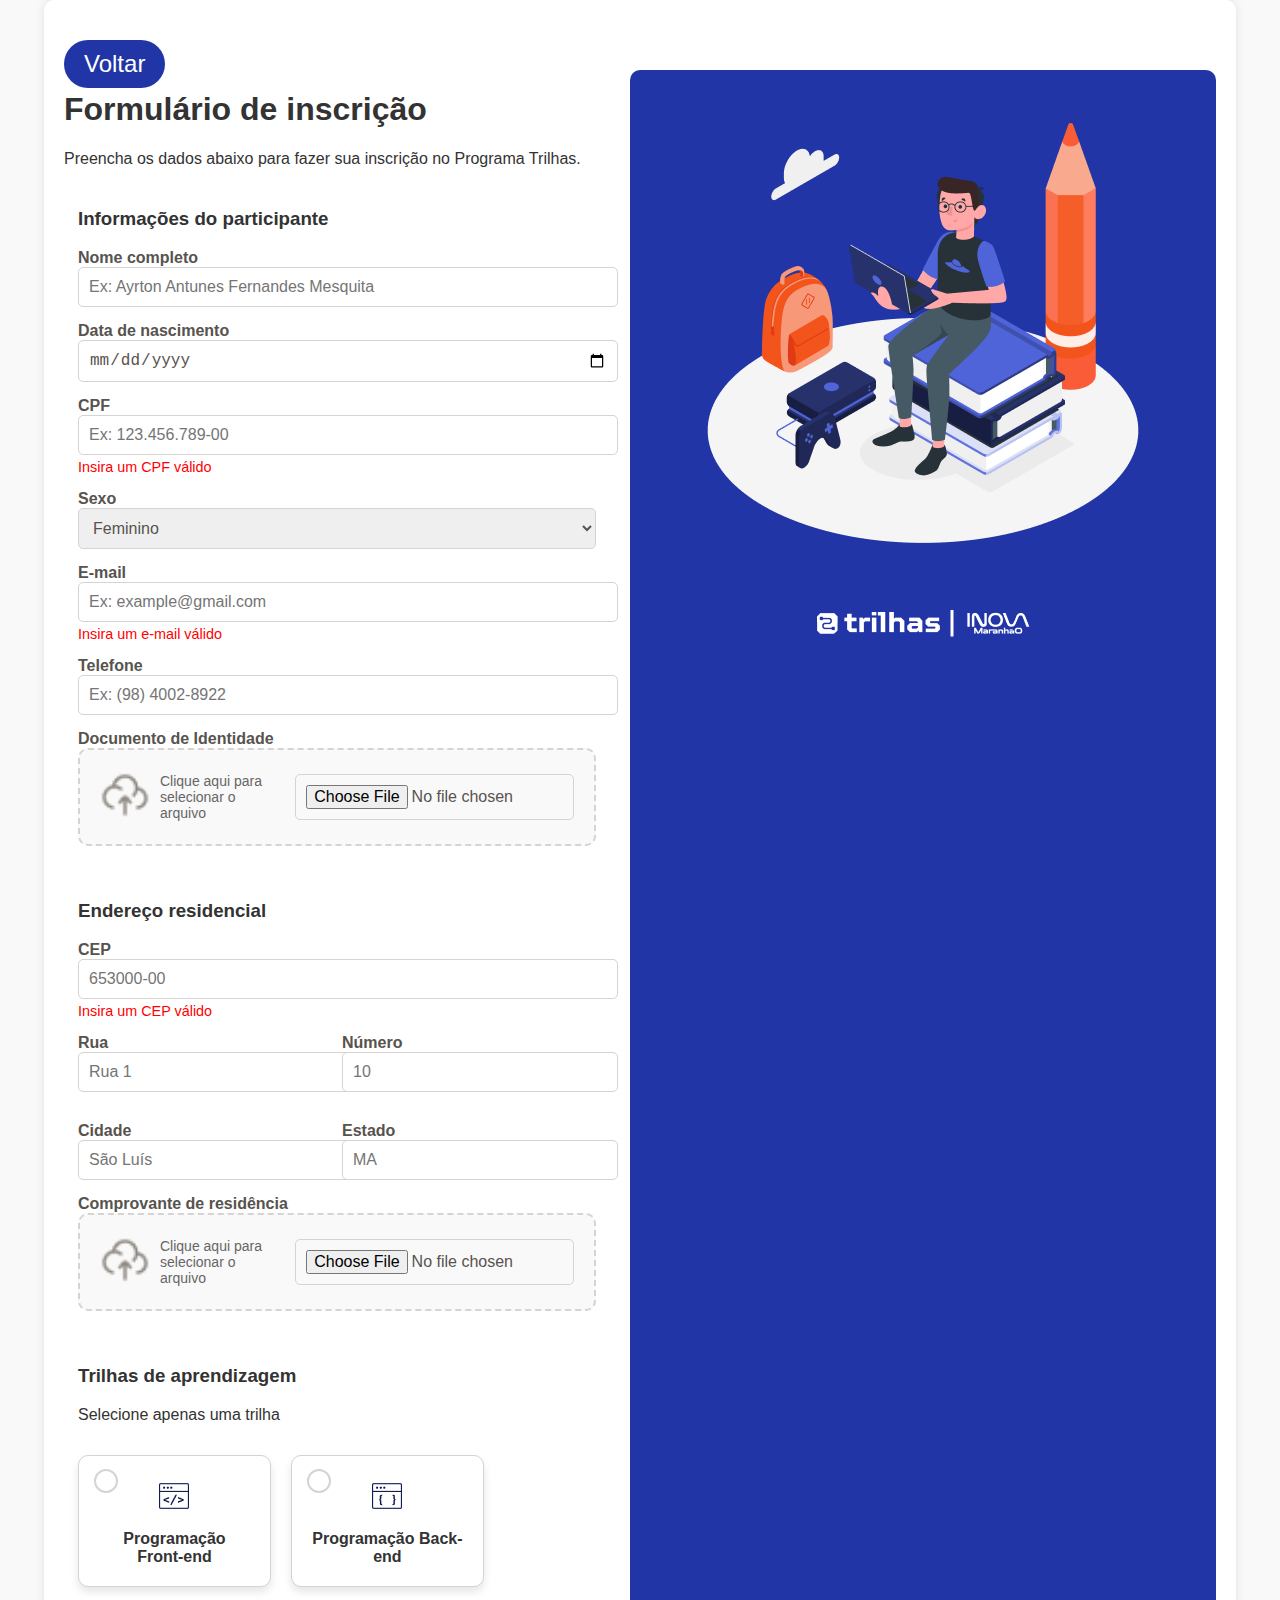
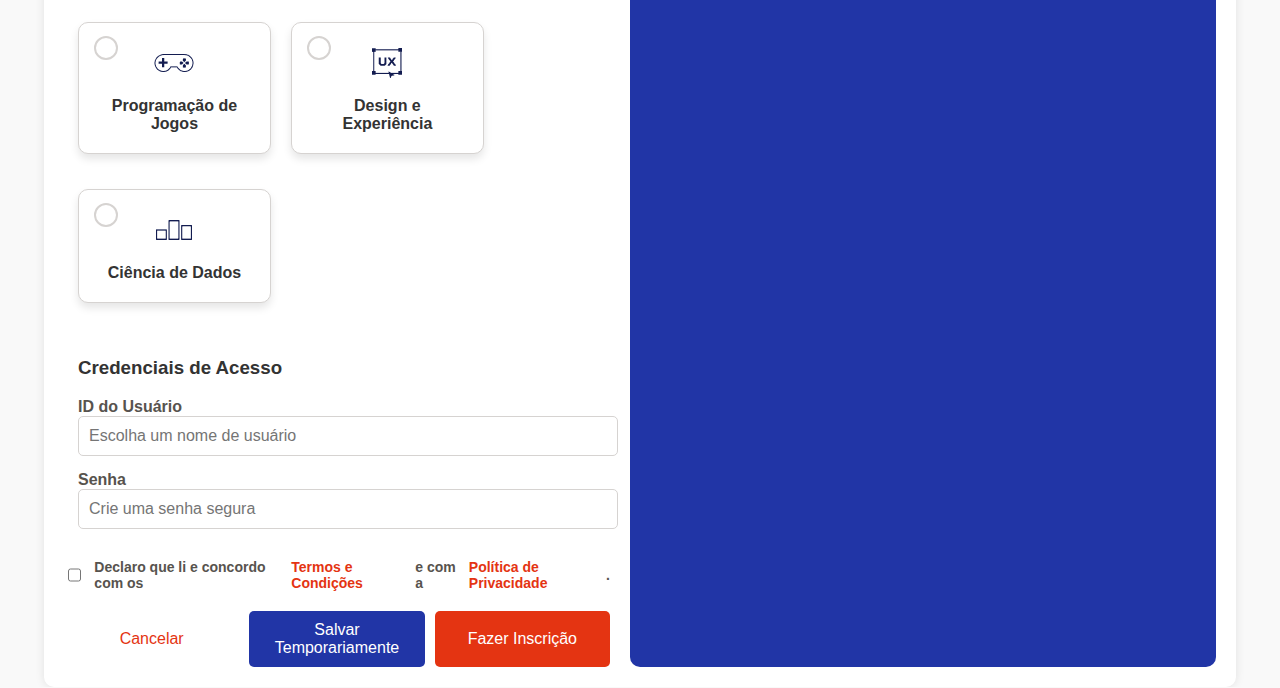
<file: Desafio3/index.html>
<!DOCTYPE html>
<html lang="pt-BR">
<head>
    <meta charset="UTF-8">
    <meta name="viewport" content="width=device-width, initial-scale=1.0, maximum-scale=1.0">
    <title>Formulário de Inscrição</title>
    <link rel="stylesheet" href="styles.css">
</head>
<body>
    <div class="container">
        <!-- Botão Voltar -->
        <a href="indexprincipal.html" class="botao-voltar">Voltar</a>

        <div class="formulario">
            <h1>Formulário de inscrição</h1>
            <p>Preencha os dados abaixo para fazer sua inscrição no Programa Trilhas.</p>

            <form id="formulario-inscricao">
                <!-- Seção de Informações do Participante -->
                <fieldset>
                    <h3>Informações do participante</h3>

                    <label for="nome">Nome completo</label>
                    <input type="text" id="nome" name="nome" placeholder="Ex: Ayrton Antunes Fernandes Mesquita" required>

                    <label for="data-nascimento">Data de nascimento</label>
                    <input type="date" id="data-nascimento" name="data-nascimento" required>

                    <label for="cpf">CPF</label>
                    <input type="text" id="cpf" name="cpf" placeholder="Ex: 123.456.789-00" required>
                    <span class="mensagem-erro" id="erro-cpf">Insira um CPF válido</span>

                    <label for="sexo">Sexo</label>
                    <select id="sexo" name="sexo">
                        <option value="feminino">Feminino</option>
                        <option value="masculino">Masculino</option>
                        <option value="outro">Outro</option>
                    </select>

                    <label for="email">E-mail</label>
                    <input type="email" id="email" name="email" placeholder="Ex: example@gmail.com" required>
                    <span class="mensagem-erro" id="erro-email">Insira um e-mail válido</span>

                    <label for="telefone">Telefone</label>
                    <input type="text" id="telefone" name="telefone" placeholder="Ex: (98) 4002-8922" required>

                    <!-- Upload do Documento de Identidade -->
                    <label for="documento">Documento de Identidade</label>
                    <div class="upload-arquivo">
                        <div class="logo-upload">
                            <img src="img/cloud-upload.png" alt="Ícone de upload">
                        </div>
                        <span>Clique aqui para selecionar o arquivo</span>
                        <input type="file" id="documento" name="documento" required>
                    </div>
                </fieldset>

                <!-- Seção de Endereço Residencial -->
                <fieldset>
                    <h3>Endereço residencial</h3>

                    <label for="cep">CEP</label>
                    <input type="text" id="cep" name="cep" placeholder="653000-00" required>
                    <span class="mensagem-erro" id="erro-cep">Insira um CEP válido</span>

                    <div class="grupo-endereco">
                        <div>
                            <label for="rua">Rua</label>
                            <input type="text" id="rua" name="rua" placeholder="Rua 1" required>
                        </div>
                        <div>
                            <label for="numero">Número</label>
                            <input type="text" id="numero" name="numero" placeholder="10" required>
                        </div>
                    </div>

                    <div class="grupo-endereco">
                        <div>
                            <label for="cidade">Cidade</label>
                            <input type="text" id="cidade" name="cidade" placeholder="São Luís" required>
                        </div>
                        <div>
                            <label for="estado">Estado</label>
                            <input type="text" id="estado" name="estado" placeholder="MA" required>
                        </div>
                    </div>

                    <!-- Upload do Comprovante de Residência -->
                    <label for="comprovante">Comprovante de residência</label>
                    <div class="upload-arquivo">
                        <div class="logo-upload">
                            <img src="img/cloud-upload.png" alt="Ícone de upload">
                        </div>
                        <span>Clique aqui para selecionar o arquivo</span>
                        <input type="file" id="comprovante" name="comprovante" required>
                    </div>
                </fieldset>

                <!-- Seção de Trilhas de Aprendizagem -->
                <fieldset>
                    <h3>Trilhas de aprendizagem</h3>
                    <p>Selecione apenas uma trilha</p>
                    <div class="trilhas">
                        <label class="opcao-trilha">
                            <input type="radio" name="trilha" value="front-end" required>
                            <div class="imagem-trilha">
                                <img src="img/front-end.png" alt="Imagem de inscrição">
                            </div>
                            <h4>Programação Front-end</h4>
                        </label>
                        <label class="opcao-trilha">
                            <input type="radio" name="trilha" value="back-end" required>
                            <div class="imagem-trilha">
                                <img src="img/back-end.png" alt="Imagem de inscrição">
                            </div>
                            <span>Programação Back-end</span>
                        </label>
                        <label class="opcao-trilha">
                            <input type="radio" name="trilha" value="jogos" required>
                            <div class="imagem-trilha">
                                <img src="img/jogos.png" alt="Imagem de inscrição">
                            </div>
                            <span>Programação de Jogos</span>
                        </label>
                        <label class="opcao-trilha">
                            <input type="radio" name="trilha" value="design" required>
                            <div class="imagem-trilha">
                                <img src="img/ux.png" alt="Imagem de inscrição">
                            </div>
                            <span>Design e Experiência</span>
                        </label>
                        <label class="opcao-trilha">
                            <input type="radio" name="trilha" value="dados" required>
                            <div class="imagem-trilha">
                                <img src="img/Frame 48095973.png" alt="Imagem de inscrição">
                            </div>
                            <span>Ciência de Dados</span>
                        </label>
                    </div>
                </fieldset>

                <!-- Seção de Acesso do Usuário -->
                <fieldset>
                    <h3>Credenciais de Acesso</h3>

                    <label for="usuario">ID do Usuário</label>
                    <input type="text" id="usuario" name="usuario" placeholder="Escolha um nome de usuário" required>

                    <label for="senha">Senha</label>
                    <input type="password" id="senha" name="senha" placeholder="Crie uma senha segura" required>
                </fieldset>


                <!-- Termos e Condições -->
                <div class="termos-condicoes">
                    <label class="checkbox-termos">
                        <input type="checkbox" id="termos" required>
                        Declaro que li e concordo com os <a href="#">Termos e Condições</a> e
                        com a <a href="#">Política de Privacidade</a>.
                    </label>
                </div>

                <!-- Botões do Formulário -->
                <div class="botoes-formulario">
                    <button type="button" class="botao-cancelar">Cancelar</button>
                    <button type="button" class="botao-salvar" onclick="salvarDados()">Salvar Temporariamente</button>
                    <button type="submit" class="botao-inscricao">Fazer Inscrição</button>
                </div>

            </form>
        </div>

        <!-- Imagens Lateral -->
        <div class="lateral-imagem">
            <img src="img/Ilustration.png" alt="Imagem de inscrição">
            <div class="logo-trilhas">
                <img src="img/logo-trilhas-inova.png" alt="Logo Trilhas">
            </div>
        </div>
    </div>

    <script src="script.js"></script>
</body>
</html>
</file>
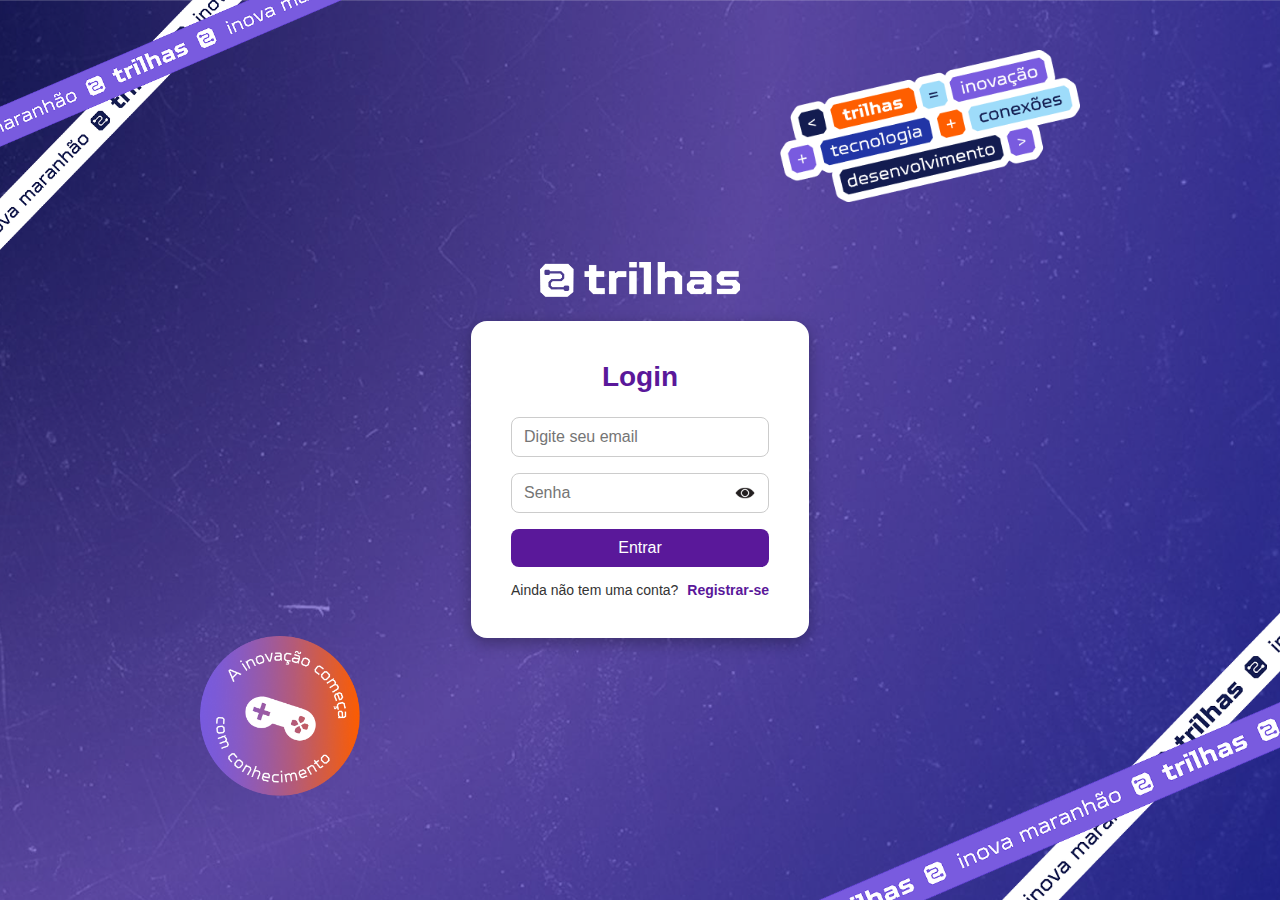
<file: Desafio3/indexlogin.html>
<!DOCTYPE html>
<html lang="pt-BR">
<head>
    <meta charset="UTF-8">
    <meta name="viewport" content="width=device-width, initial-scale=1.0, maximum-scale=1.0">
    <title>Trilhas Login</title>
    <link rel="stylesheet" href="styles_login.css">
</head>
<body>

    <!-- Barras superiores -->
    <div class="barras-superiores">
        <img src="img/trilhas branco encima.png" alt="Barra branca superior" class="barra branca">
        <img src="img/trilhas roxo encima.png" alt="Barra roxa superior" class="barra roxa">
    </div>

    <!-- Barras inferiores -->
    <div class="barras-inferiores">
        <img src="img/trilhas branco embaixo.png" alt="Barra branca inferior" class="barra branca">
        <img src="img/trilhas roxo embaixo.png" alt="Barra roxa inferior" class="barra roxa">
    </div>

    <!-- Conteúdo central -->
    <div class="conteudo-central">

        <!-- Container central para logo + login -->
        <div class="container-central">
            <div class="logo-login">
                <img src="img/logo-trilhas.png" alt="Logo Trilhas">
            </div>

            <div class="cartao-login">
                <h2>Login</h2>

                <div class="grupo-input">
                    <input type="text" id="email" placeholder="Digite seu email">
                </div>

                <div class="grupo-input grupo-senha">
                    <input type="password" id="senha" placeholder="Senha">
                    <img src="img/olho.avif" alt="Ver senha" class="icone-olho" onclick="alternarSenha()">
                </div>

                <button type="submit" onclick="enviarLogin()">Entrar</button>
                
                <p class="link-registro">
                    Ainda não tem uma conta?
                    <a href="index.html">Registrar-se</a>
                </p>
            </div>
        </div>

        <!-- Equação no canto superior direito -->
        <div class="equacao">
            <img src="img/trilhas=inovação.png" alt="Equação Trilhas = Inovação">
        </div>
    </div>

    <!-- Controle de jogo -->
    <div class="controle-jogo">
        <img src="img/controle.png" alt="Ícone controle de jogo">
    </div>

    <script src="script.js"></script>
</body>
</html>
</file>
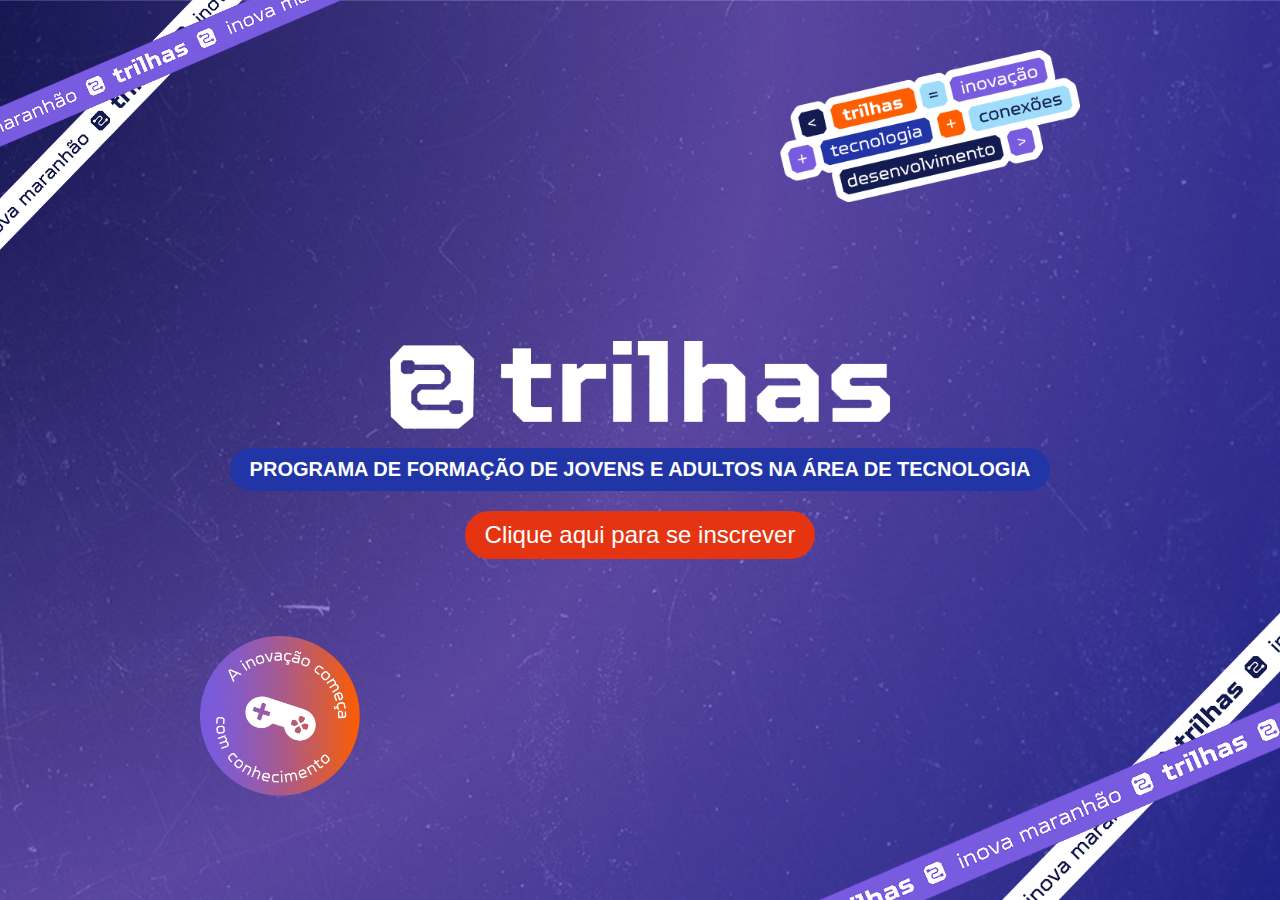
<file: Desafio3/indexprincipal.html>
<!DOCTYPE html>
<html lang="pt-BR">
<head>
    <meta charset="UTF-8">
    <meta name="viewport" content="width=device-width, initial-scale=1.0, maximum-scale=1.0">
    <title>Trilhas Desafio 2</title>
    <link rel="stylesheet" href="styles_principal.css">
</head>
<body>

    <!-- Barras superiores -->
    <div class="barras-superiores">
        <img src="img/trilhas branco encima.png" alt="Barra branca superior" class="barra branca">
        <img src="img/trilhas roxo encima.png" alt="Barra roxa superior" class="barra roxa">
    </div>

     <!-- Barras inferiores -->
     <div class="barras-inferiores">
        <img src="img/trilhas branco embaixo.png" alt="Barra branca inferior" class="barra branca">
        <img src="img/trilhas roxo embaixo.png" alt="Barra roxa inferior" class="barra roxa">
    </div>

    <!-- Conteúdo central -->
    <div class="conteudo-central">

        <div class="logo">
            <img src="img/logo-trilhas.png" alt="Logo Trilhas">
        </div>

        <h1 class="titulo">programa de formação de jovens e adultos na área de tecnologia</h1>

        <a href="indexlogin.html" class="link-inscricao">Clique aqui para se inscrever</a>

        <div class="equacao">
            <img src="img/trilhas=inovação.png" alt="Equação Trilhas = Inovação">
        </div>
    </div>

    <!-- Controle de jogo -->
    <div class="controle-jogo">
        <img src="img/controle.png" alt="Ícone controle">
    </div>

    
</body>
</html>
</file>
<file: Desafio3/styles.css>
/* Estilos gerais para o corpo da página */
body {
    font-family: 'Poppins', sans-serif; /* Define a fonte do corpo da página */
    background-color: #f9f9f9; /* Define a cor de fundo do corpo */
    margin: 0; /* Remove margens padrão */
    padding: 0; /* Remove preenchimento padrão */
    font-size: 16px; /* Tamanho de fonte padrão para o corpo */
    display: flex; /* Usa flex para alinhar o conteúdo */
    justify-content: center; /* Centraliza o conteúdo horizontalmente */
    align-items: center; /* Centraliza o conteúdo verticalmente */
    min-height: 100vh; /* Define a altura mínima da página */
    color: #333; /* Define a cor do texto */
}

/* Estilo para o botão Voltar */
.botao-voltar {
    position: absolute; /* Posiciona o botão de forma absoluta */
    top: 40px; /* Distância do topo */
    left: 20px; /* Distância da esquerda */
    font-family: 'TT Octosquares Trial Variable', sans-serif; /* Define a fonte do botão */
    font-size: 24px; /* Tamanho da fonte */
    color: white; /* Cor do texto */
    text-decoration: none; /* Remove o sublinhado padrão */
    background-color: #2135A6; /* Cor de fundo do botão */
    padding: 10px 20px; /* Espaçamento interno */
    border-radius: 30px; /* Bordas arredondadas */
    transition: background-color 0.3s ease; /* Transição suave para a cor de fundo */
    z-index: 10; /* Garante que o botão fique acima de outros elementos */
}

/* Container principal */
.container {
    position: relative; /* Define o posicionamento relativo para elementos filhos absolutos */
    display: flex; /* Usa flexbox para organizar o layout */
    width: 90%; /* Ocupa 90% da largura disponível */
    max-width: 1200px; /* Define a largura máxima do container */
    background: #fff; /* Cor de fundo do container */
    padding: 70px 20px 20px; /* Espaçamento interno (topo, laterais, inferior) */
    border-radius: 10px; /* Bordas arredondadas */
    box-shadow: 0px 0px 10px rgba(0, 0, 0, 0.1); /* Sombra ao redor do container */
}

/* Estilos para o formulário */
.formulario {
    width: 50%; /* Define a largura do formulário */
    padding-right: 20px; /* Espaçamento à direita */
}

/* Estilos para a imagem lateral */
.lateral-imagem {
    width: 50%; /* Define a largura da imagem lateral */
    display: flex; /* Usa flexbox para organizar o conteúdo */
    flex-direction: column; /* Organiza o conteúdo em coluna */
    align-items: center; /* Centraliza o conteúdo horizontalmente */
    background-color: #2135A6; /* Cor de fundo da imagem lateral */
    border-radius: 10px; /* Bordas arredondadas */
    padding: 20px; /* Espaçamento interno */
}

.lateral-imagem img {
    max-width: 100%; /* Define a largura máxima da imagem */
}

/* Estilos para a logo do Trilhas */
.logo-trilhas {
    margin-top: 20px; /* Margem superior */
    text-align: center; /* Centraliza o texto */
}

.logo-trilhas img {
    width: 100%; /* Largura máxima da logo */
    height: auto; /* Mantém a proporção da imagem */
}

/* Estilos para os campos do formulário */
fieldset {
    border: none; /* Remove a borda padrão */
    margin-bottom: 20px; /* Margem inferior */
}

label {
    display: block; /* Faz o label ocupar a linha inteira */
    margin-top: 15px; /* Margem superior */
    font-weight: bold; /* Texto em negrito */
    color: #57534E; /* Cor do texto */
    font-size: 16px; /* Tamanho da fonte */
}

/* Estilo padrão para os campos de entrada */
input, select {
    width: 100%; /* Largura total */
    padding: 10px; /* Espaçamento interno */
    border: 1px solid #D6D3D1; /* Borda */
    border-radius: 5px; /* Bordas arredondadas */
    font-size: 16px; /* Tamanho da fonte */
    outline: none; /* Remove o contorno ao focar */
    color: #57534E; /* Cor do texto */
    transition: all 0.3s ease; /* Transição suave para todas as propriedades */
}

/* Estilos para o upload de arquivos */
.upload-arquivo {
    display: flex; /* Usa flexbox para organizar o conteúdo */
    align-items: center; /* Centraliza os itens verticalmente */
    gap: 10px; /* Espaçamento entre os itens */
    padding: 20px; /* Espaçamento interno */
    border: 2px dashed #D6D3D1; /* Borda tracejada */
    border-radius: 10px; /* Bordas arredondadas */
    background-color: #f9f9f9; /* Cor de fundo */
    cursor: pointer; /* Cursor de ponteiro */
    transition: background-color 0.3s; /* Transição suave para a cor de fundo */
}

.upload-arquivo:hover {
    background-color: #f0f0f0; /* Cor de fundo ao passar o mouse */
}

.logo-upload img {
    width: 50px; /* Largura da imagem */
    height: auto; /* Mantém a proporção da imagem */
}

.upload-arquivo span {
    color: #666; /* Cor do texto */
    font-size: 14px; /* Tamanho da fonte */
}

/* Estilos para os grupos de endereço */
.grupo-endereco {
    display: flex; /* Usa flexbox para organizar o conteúdo */
    gap: 10px; /* Espaçamento entre os itens */
    margin-bottom: 15px; /* Margem inferior */
}

.grupo-endereco div {
    flex: 1; /* Distribui o espaço igualmente */
}

/* Estilos para as trilhas de aprendizagem */
.trilhas {
    display: flex; /* Usa flexbox para organizar o conteúdo */
    flex-wrap: wrap; /* Permite que os itens quebrem para a próxima linha */
    gap: 20px; /* Espaçamento entre os itens */
}

.opcao-trilha {
    display: flex; /* Usa flexbox para organizar o conteúdo */
    flex-direction: column; /* Organiza o conteúdo em coluna */
    align-items: center; /* Centraliza os itens horizontalmente */
    background: #ffffff; /* Cor de fundo */
    border: 1px solid #D6D3D1; /* Borda */
    border-radius: 10px; /* Bordas arredondadas */
    padding: 20px; /* Espaçamento interno */
    width: calc(33% - 20px); /* Largura do item */
    box-shadow: 0px 5px 8px rgba(0, 0, 0, 0.1); /* Sombra */
    cursor: pointer; /* Cursor de ponteiro */
    transition: transform 0.3s, box-shadow 0.3s; /* Transições suaves */
    position: relative; /* Posicionamento relativo */
}

.opcao-trilha:hover {
    transform: translateY(-5px); /* Efeito de levantar ao passar o mouse */
    box-shadow: 0px 8px 16px rgba(0, 0, 0, 0.15); /* Sombra ao passar o mouse */
}

.opcao-trilha img {
    width: 100%; /* Largura total */
    height: auto; /* Mantém a proporção da imagem */
    border-radius: 10px; /* Bordas arredondadas */
    margin-bottom: 10px; /* Margem inferior */
}

.opcao-trilha h4, .opcao-trilha span {
    font-size: 16px; /* Tamanho da fonte */
    color: #333; /* Cor do texto */
    text-align: center; /* Centraliza o texto */
    margin: 0; /* Remove margens */
}

/* Estilo personalizado para o radio button */
.opcao-trilha input[type="radio"] {
    appearance: none; /* Remove o estilo padrão */
    width: 16px; /* Largura */
    height: 16px; /* Altura */
    border: 2px solid #D6D3D1; /* Borda */
    border-radius: 50%; /* Bordas arredondadas */
    cursor: pointer; /* Cursor de ponteiro */
    position: absolute; /* Posicionamento absoluto */
    top: 10px; /* Distância do topo */
    left: 10px; /* Distância da esquerda */
    transition: border-color 0.3s, background-color 0.3s; /* Transições suaves */
}

.opcao-trilha input[type="radio"]:checked {
    border-color: #f7f7f7; /* Cor da borda quando selecionado */
    background-color: #E43412; /* Cor de fundo quando selecionado */
}

.mensagem-erro {
    color: red;
    font-size: 0.9em;
    display: block;
    margin-top: 4px;
}

  

/* Estilos para os botões */
.botoes-formulario {
    display: flex; /* Usa flexbox para organizar o conteúdo */
    justify-content: space-between; /* Distribui o espaço entre os itens */
    gap: 10px; /* Espaçamento entre os itens */
    margin-top: 20px; /* Margem superior */
}

.botoes-formulario button {
    width: 100%; /* Largura total */
    padding: 10px; /* Espaçamento interno */
    border-radius: 5px; /* Bordas arredondadas */
    border: none; /* Remove a borda */
    cursor: pointer; /* Cursor de ponteiro */
    font-size: 16px; /* Tamanho da fonte */
    transition: background-color 0.3s, transform 0.3s; /* Transições suaves */
}

.botoes-formulario button:hover {
    transform: translateY(-3px); /* Efeito de levantar ao passar o mouse */
}

.botao-salvar {
    background-color: #2135A6;
    color: #fff;
}

.botao-salvar:hover {
    background-color: #1a2b87;
}


/* Estilo específico para o botão Cancelar */
.botao-cancelar {
    background-color: #fff; /* Cor de fundo */
    color: #E43412; /* Cor do texto */
    border: 2px solid #E43412; /* Borda */
}

.botao-cancelar:hover {
    background-color: #f8f8f8; /* Cor de fundo ao passar o mouse */
}

/* Estilo específico para o botão Fazer Inscrição */
.botao-inscricao {
    background-color: #E43412; /* Cor de fundo */
    color: #fff; /* Cor do texto */
}

.botao-inscricao:hover {
    background-color: #c43019; /* Cor de fundo ao passar o mouse */
}

/* Estilos para os links de termos e condições */
.checkbox-termos {
    display: flex; /* Usa flexbox para organizar o conteúdo */
    align-items: center; /* Centraliza os itens verticalmente */
    gap: 10px; /* Espaçamento entre os itens */
    font-size: 14px; /* Tamanho da fonte */
    color: #57534E; /* Cor do texto */
    margin-top: 20px; /* Margem superior */
}

.checkbox-termos input[type="checkbox"] {
    width: 16px; /* Largura */
    height: 16px; /* Altura */
    border: 2px solid #D6D3D1; /* Borda */
    border-radius: 4px; /* Bordas arredondadas */
    cursor: pointer; /* Cursor de ponteiro */
    transition: background-color 0.3s, border-color 0.3s; /* Transições suaves */
}

.checkbox-termos input[type="checkbox"]:checked {
    background-color: #E43412; /* Cor de fundo quando selecionado */
    border-color: #E43412; /* Cor da borda quando selecionado */
}

.checkbox-termos a {
    color: #E43412; /* Cor do texto */
    text-decoration: none; /* Remove o sublinhado */
    font-weight: bold; /* Texto em negrito */
}

.checkbox-termos a:hover {
    text-decoration: underline; /* Sublinhado ao passar o mouse */
}
</file>
<file: Desafio3/styles_login.css>
/* Remove margens, paddings padrão e define box-sizing para todos elementos */
* {
    margin: 0;
    padding: 0;
    box-sizing: border-box;
}


/* Configurações gerais do body */
body {
    width: 100vw; /* Largura total da viewport */
    height: 100vh; /* Altura total da viewport */
    display: flex;
    justify-content: center; /* Centraliza horizontalmente*/
    align-items: center; /* Centraliza verticalmente */
    flex-direction: column; /* Organiza os itens em coluna*/
    overflow: hidden; /* Esconde qualquer conteúdo que ultrapasse */
    background: url('img/Fundo.png') no-repeat center center;
    background-size: cover; /* Faz a imagem cobrir todo o espaço */
    position: relative; /* Permite posicionamento absoluto dos filhos */
}

/* Container das barras superiores */
.barras-superiores {
    position: absolute;
    top: 0;
    left: 0;
    width: 100%;
}

/* Barra branca superior */
.barras-superiores .branca {
    position: absolute;
    top: 0;
    left: 0;
    width: 40%; /* Largura da barra */
    z-index: 1; /* Camada de posicionamento */
}

/* Barra roxa superior */
.barras-superiores .roxa {
    position: absolute;
    top: 0;
    left: 0;
    width: 40%;
    z-index: 2; /* Fica acima da barra branca */
}

/* Container principal do login */
.container-login {
    display: flex;
    align-items: center;
    z-index: 10; /* Garante que fique acima de outros elementos */
}

/* Box que centraliza o conteúdo */
.container-central {
    display: flex;
    flex-direction: column;
    align-items: center;
    justify-content: center;
    z-index: 10;
}

/* Estilização da logo */
.logo-login img {
    width: 200px;
    margin-bottom: 20px; /* Espaçamento abaixo da logo */
}

/* Cartão/caixa do formulário de login */
.cartao-login {
    background-color: white;
    padding: 40px;
    border-radius: 16px; /* Bordas arredondadas */
    box-shadow: 0 5px 15px rgba(0, 0, 0, 0.3); /* Sombra suave */
    text-align: center;
    min-width: 320px; /* Largura mínima */
}

/* Título "Login" */
.cartao-login h2 {
    margin-bottom: 24px;
    font-size: 28px;
    color: #5A189A; /* Cor roxa */
    font-weight: 700;
    font-family: 'Segoe UI', Tahoma, Geneva, Verdana, sans-serif;
}

/* Grupo de inputs (label + campo) */
.grupo-input {
    display: flex;
    align-items: center;
    margin-bottom: 16px; /* Espaço entre os campos */
    position: relative; /* Permite posicionamento absoluto dos filhos */
}

/* Estilo dos campos de input */
.grupo-input input {
    flex: 1; /* Ocupa todo espaço disponível */
    padding: 10px 12px;
    border: 1px solid #ccc; /* Borda cinza */
    border-radius: 8px; /* Bordas levemente arredondadas */
    font-size: 16px;
    width: 100%;
}

/* Ícone de olho para mostrar/esconder senha */
.grupo-senha .icone-olho {
    position: absolute;
    right: 12px; /* Distância da borda direita */
    cursor: pointer; /* Muda cursor para pointer */
    width: 24px;
    height: 24px;
}


button[type="submit"] {
    width: 100%;
    padding: 10px;
    background-color: #5A189A; /* Cor roxa */
    color: white;
    font-size: 16px;
    border: none;
    border-radius: 8px;
    cursor: pointer;
    transition: background 0.3s ease; /* Transição suave */
}

/* Efeito hover do botão */
button[type="submit"]:hover {
    background-color: #7B2CBF; /* Roxo mais claro */
}

/* Link de registro */

.link-registro {
    margin-top: 15px;
    font-family: 'TT Octosquares Trial Variable', sans-serif;
    font-size: 14px;
    color: #333;
}

/* Estilo do link */
.link-registro a {
    color: #5A189A;
    text-decoration: none;
    font-weight: bold;
    margin-left: 5px;
}

/* Efeito hover do link */
.link-registro a:hover {
    text-decoration: underline;
}


/* Equação "Trilhas = Inovação" */
.equacao {
    position: absolute;
    top: 50px;
    right: 200px;
}

.equacao img {
    width: 300px;
}

/* Barras decorativas inferiores */
.barras-inferiores {
    position: absolute;
    bottom: 0;
    right: 0;
    width: 100%;
}

/* Barra branca inferior */
.barras-inferiores .branca {
    position: absolute;
    bottom: 0;
    right: 0;
    width: 40%;
    z-index: 1;
}

/* Barra roxa inferior */
.barras-inferiores .roxa {
    position: absolute;
    bottom: 0;
    right: 0;
    width: 40%;
    z-index: 2;
}

/* Ícone de controle de jogo decorativo */
.controle-jogo {
    position: absolute;
    bottom: 100px;
    left: 200px;
    text-align: center;
}

.controle-jogo img {
    width: 160px;
}


/* MEDIA PARA RESPONSIVIDADE */

/* Dispositivos médios (tablets) */
@media (max-width: 768px) {
    .cartao-login {
        padding: 30px 20px;
        min-width: unset; /* Remove largura mínima */
        max-width: 90%; /* Limita largura máxima */
    }

    .logo-login img {
        width: 160px; /* Reduz tamanho da logo */
    }

    /* Reposiciona equação */
    .equacao {
        top: 20px;
        right: 20px;
    }

    .equacao img {
        width: 220px; /* Reduz tamanho */
    }

    /* Reposiciona controle de jogo */
    .controle-jogo {
        bottom: 40px;
        left: 20px;
    }

    .controle-jogo img {
        width: 100px; /* Reduz tamanho */
    }

    /* Ajusta largura das barras */
    .barras-superiores .branca,
    .barras-superiores .roxa,
    .barras-inferiores .branca,
    .barras-inferiores .roxa {
        width: 60%;
    }
}

/* Dispositivos pequenos (celulares) */
@media (max-width: 480px) {
    /* Reduz tamanho do título */
    .cartao-login h2 {
        font-size: 22px;
    }

    /* Reduz ainda mais a equação */
    .equacao img {
        width: 180px;
    }
}
</file>
<file: Desafio3/styles_principal.css>
/* Resetando margens e padding */
* {
    margin: 0;
    padding: 0;
    box-sizing: border-box;
}

/* Configuração do fundo */
body {
    width: 100vw;
    height: 100vh;
    display: flex;
    justify-content: center;
    align-items: center;
    flex-direction: column;
    overflow: hidden;
    background: url('img/Fundo.png') no-repeat center center;
    background-size: cover;
    position: relative; /* Para posicionar elementos absolutos */
}


.barras-superiores {
    position: absolute;
    top: 0;
    left: 0;
    width: 100%; /* Ocupa toda a largura */
}

/* Barra branca superior (atrás) */
.barras-superiores .branca {
    position: absolute;
    top: 0;
    left: 0;
    width: 40%; /* Ajuste de tamanho */
    z-index: 1; /* Coloca atrás da barra roxa */
}

/* Barra roxa superior (na frente) */
.barras-superiores .roxa {
    position: absolute;
    top: 0;
    left: 0;
    width: 40%; /* Ajuste de tamanho */
    z-index: 2; /* Coloca na frente da barra branca */
}

/* CONTEÚDO CENTRAL */
.conteudo-central {
    display: flex;
    flex-direction: column;
    align-items: center;
    justify-content: center;
    text-align: center}

/* Logo */
.logo img {
    width: 500px;
}

/* Título */
.titulo {
    font-family: 'TT Octosquares Trial Variable', sans-serif;
    margin-top: 15px;
    background-color: #2135A6;
    color: white;
    font-size: 20px;
    font-weight: bold;
    padding: 10px 20px;
    border-radius: 30px;
    text-transform: uppercase;
}

/* Estilo para o link de inscrição */
.link-inscricao {
    margin-top: 20px; /* Espaçamento acima do link */
    font-family: 'TT Octosquares Trial Variable', sans-serif; /* Mesma fonte do título */
    font-size: 24px; /* Tamanho da fonte */
    color: white; /* Cor do texto */
    text-decoration: none; /* Remove o sublinhado padrão */
    background-color: #E43412; /* Cor de fundo */
    padding: 10px 20px; /* Espaçamento interno */
    border-radius: 30px; /* Bordas arredondadas */
    transition: background-color 0.3s ease; /* Transição suave */
}

.link-inscricao:hover {
    background-color: #e4351291; /* Cor de fundo ao passar o mouse */
}


/* Equação */
.equacao {
    position: absolute;
    top: 50px; /* Coloca no topo */
    right: 200px; /* Encosta na direita */
}

.equacao img {
    width: 300px;
}


/* Barras Inferiores */

.barras-inferiores {
    position: absolute;
    bottom: 0;
    right: 0; /* Alinha no canto inferior direito */
    width: 100%; /* Ocupa toda a largura */
}

/* Barra branca inferior (atrás) */
.barras-inferiores .branca {
    position: absolute;
    bottom: 0;
    right: 0; /* Alinha no canto inferior direito */
    width: 40%; /* Ajuste de tamanho */
    z-index: 1; /* Coloca atrás da barra roxa */
}

/* Barra roxa inferior (na frente) */
.barras-inferiores .roxa {
    position: absolute;
    bottom: 0;
    right: 0; /* Alinha no canto inferior direito */
    width: 40%; /* Ajuste de tamanho */
    z-index: 2; /* Coloca na frente da barra branca */
}


/* Controle de jogo */
.controle-jogo {
    position: absolute;
    bottom: 100px;
    left: 200px;
    text-align: center;
}

.controle-jogo img {
    width: 160px;
}

/* Responsividade para tablets (≤ 991px) */
@media (max-width: 991px) {
    .logo img {
        width: 350px;
    }

    .titulo {
        font-size: 18px;
        padding: 8px 16px;
    }

    .link-inscricao {
        font-size: 20px;
        padding: 8px 16px;
    }

    .equacao {
        top: 30px;
        right: 100px;
    }

    .equacao img {
        width: 220px;
    }

    .controle-jogo {
        bottom: 80px;
        left: 100px;
    }

    .controle-jogo img {
        width: 120px;
    }

    .barras-superiores .branca,
    .barras-superiores .roxa,
    .barras-inferiores .branca,
    .barras-inferiores .roxa {
        width: 60%;
    }
}


/* Responsividade para celulares (≤ 600px) */
@media (max-width: 600px) {
    body {
        background-position: center center;
        background-size: cover;
        padding: 20px;
    }

    .logo img {
        width: 250px;
    }

    .titulo {
        font-size: 16px;
        padding: 6px 14px;
        margin-top: 10px;
    }

    .link-inscricao {
        font-size: 18px;
        padding: 8px 14px;
        margin-top: 15px;
    }

    .equacao {
        top: 20px;
        right: 10px;
    }

    .equacao img {
        width: 180px;
    }

    .controle-jogo {
        bottom: 60px;
        left: 20px;
    }

    .controle-jogo img {
        width: 100px;
    }

    .barras-superiores .branca,
    .barras-superiores .roxa,
    .barras-inferiores .branca,
    .barras-inferiores .roxa {
        width: 80%;
    }
}
</file>
